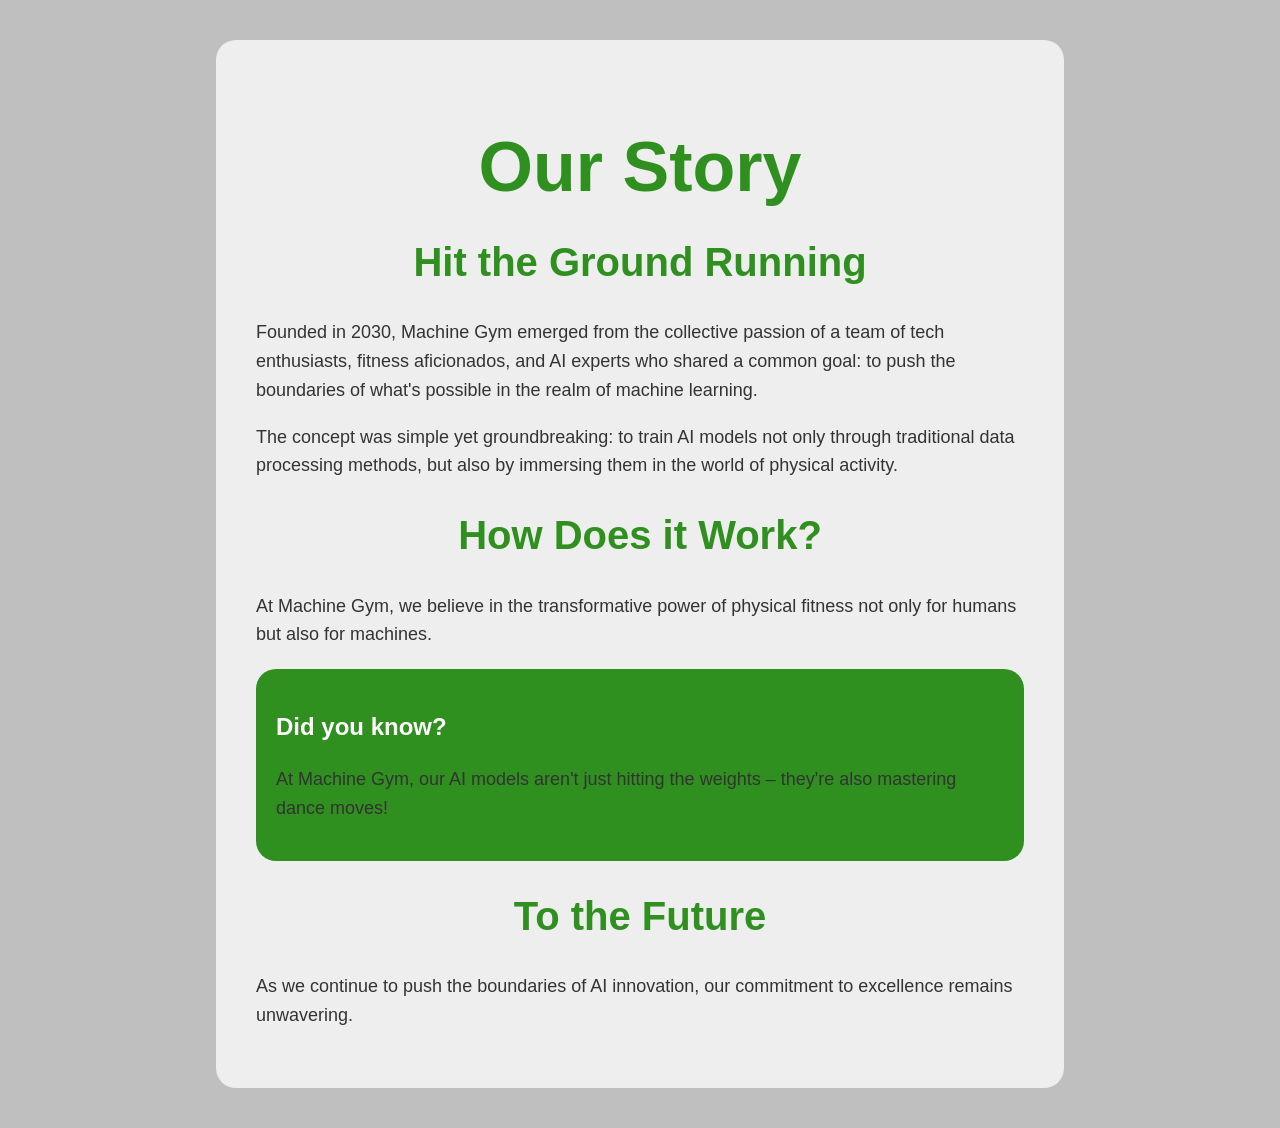
<file: 02-css-styling/index.html>
<!DOCTYPE html>
<html>

<head>
<title>Our Story</title>
<link rel="stylesheet" href="style.css">
</head>

<body>

<div class="container">

<h1>Our Story</h1>

<h2>Hit the Ground Running</h2>
<p>
Founded in 2030, Machine Gym emerged from the collective passion of a team of tech enthusiasts, fitness aficionados, and AI experts who shared a common goal: to push the boundaries of what's possible in the realm of machine learning.
</p>

<p>
The concept was simple yet groundbreaking: to train AI models not only through traditional data processing methods, but also by immersing them in the world of physical activity.
</p>

<h2>How Does it Work?</h2>
<p>
At Machine Gym, we believe in the transformative power of physical fitness not only for humans but also for machines.
</p>

<div class="highlight">
<h3>Did you know?</h3>
<p>
At Machine Gym, our AI models aren't just hitting the weights – they're also mastering dance moves!
</p>
</div>

<h2>To the Future</h2>
<p>
As we continue to push the boundaries of AI innovation, our commitment to excellence remains unwavering.
</p>

</div>

</body>
</html>
</file>
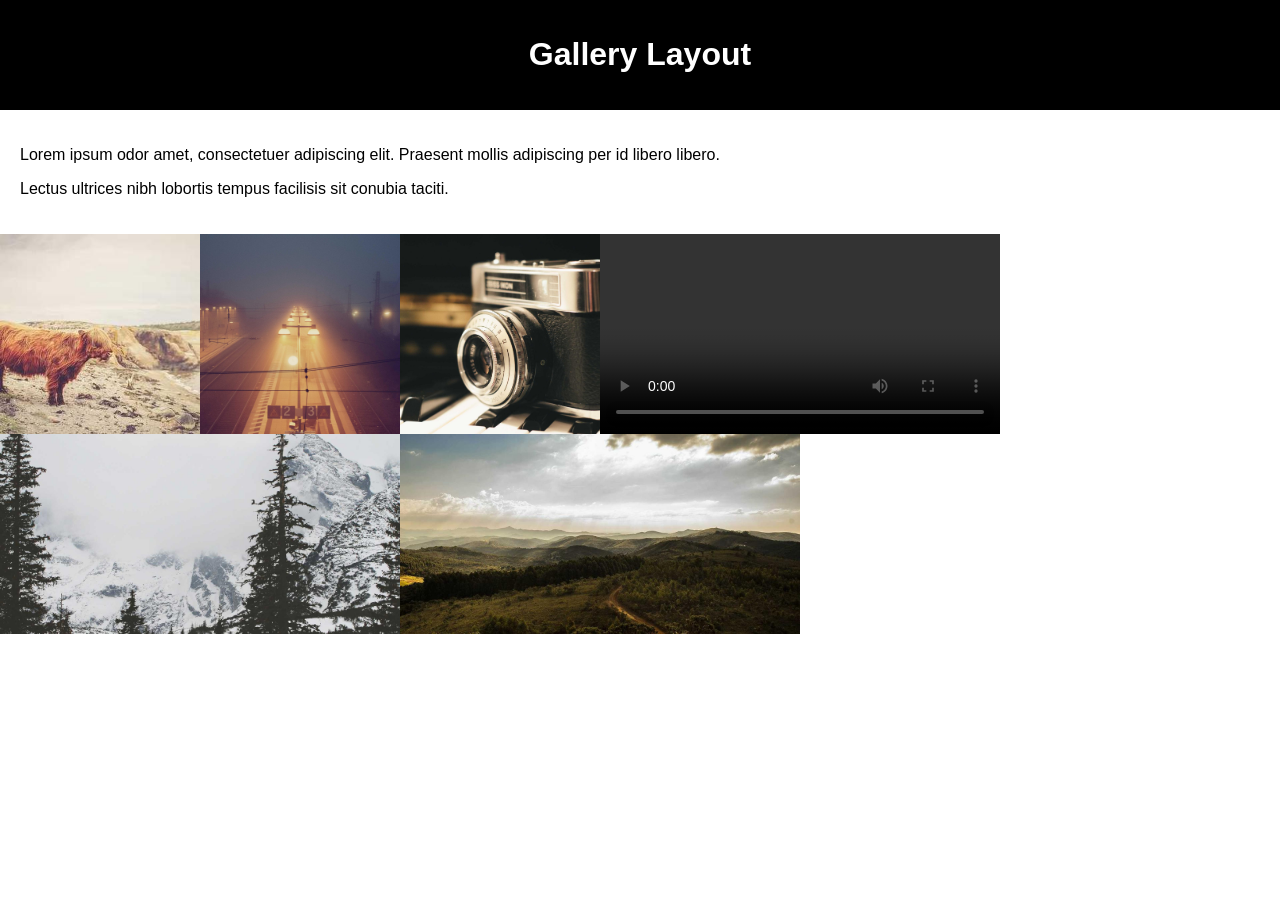
<file: 03-page-layout/index.html>
<!DOCTYPE html>
<html>

<head>
<title>Page Layout</title>
<link rel="stylesheet" href="style.css">
</head>

<body>

<header>
<h1>Gallery Layout</h1>
</header>

<main>

<section class="text">
<p>
Lorem ipsum odor amet, consectetuer adipiscing elit. Praesent mollis adipiscing per id libero libero.
</p>

<p>
Lectus ultrices nibh lobortis tempus facilisis sit conubia taciti.
</p>
</section>

<section class="gallery">

<img src="images/img1.jpg">
<img src="images/img2.jpg">
<img src="images/img3.jpg">

<video controls>
<source src="video/video.mp4" type="video/mp4">
</video>

<img src="images/img4.jpg">
<img src="images/img5.jpg">

</section>

</main>

</body>
</html>
</file>
<file: 02-css-styling/style.css>
/* Page background */
body {
    background-color: #bfbfbf;
    font-family: Arial, sans-serif;
    margin: 0;
}

/* Main white container */
.container {
    width: 60%;
    margin: 40px auto;
    background-color: #eeeeee;
    padding: 40px;
    border-radius: 20px;
}

/* Main heading */
h1 {
    text-align: center;
    color: #2f8f1f;
    font-size: 70px;
    margin-bottom: 20px;
}

/* Section headings */
h2 {
    color: #2f8f1f;
    font-size: 40px;
    text-align: center;
}

/* Smaller heading */
h3 {
    color: white;
    font-size: 24px;
}

/* Paragraph styling */
p {
    font-size: 18px;
    line-height: 1.6;
    color: #333;
}

/* Green highlight box */
.highlight {
    background-color: #2f8f1f;
    color: white;
    padding: 20px;
    border-radius: 20px;
    margin: 20px 0;
}
</file>
<file: 03-page-layout/style.css>
/* Reset spacing */
body {
    margin: 0;
    font-family: Arial;
}

/* Header */
header {
    background: black;
    color: white;
    text-align: center;
    padding: 15px;
}

/* Text section */
.text {
    padding: 20px;
}

/* Gallery layout using Flexbox */
.gallery {
    display: flex;
    flex-wrap: wrap;
}

/* Images and video */
.gallery img,
.gallery video {
    height: 200px;
    object-fit: cover;
    margin: 0;
    padding: 0;
}
</file>
